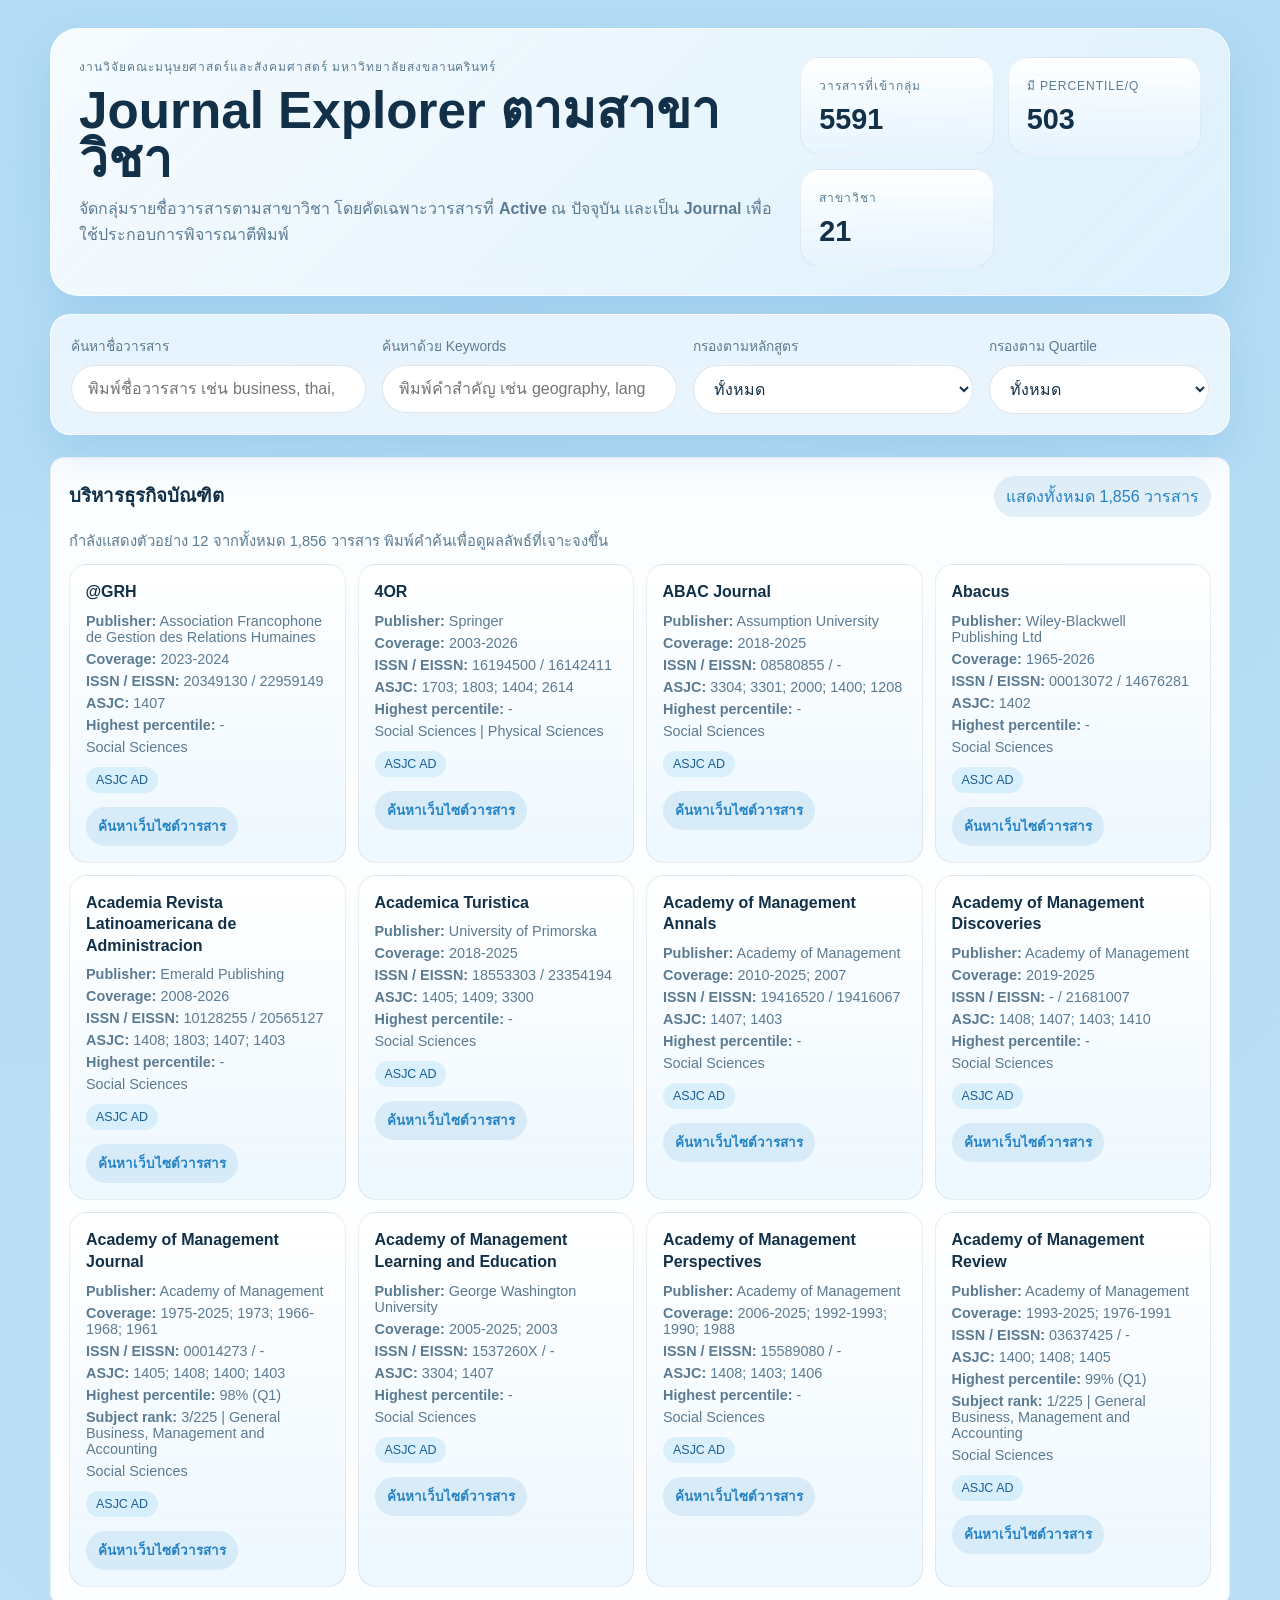
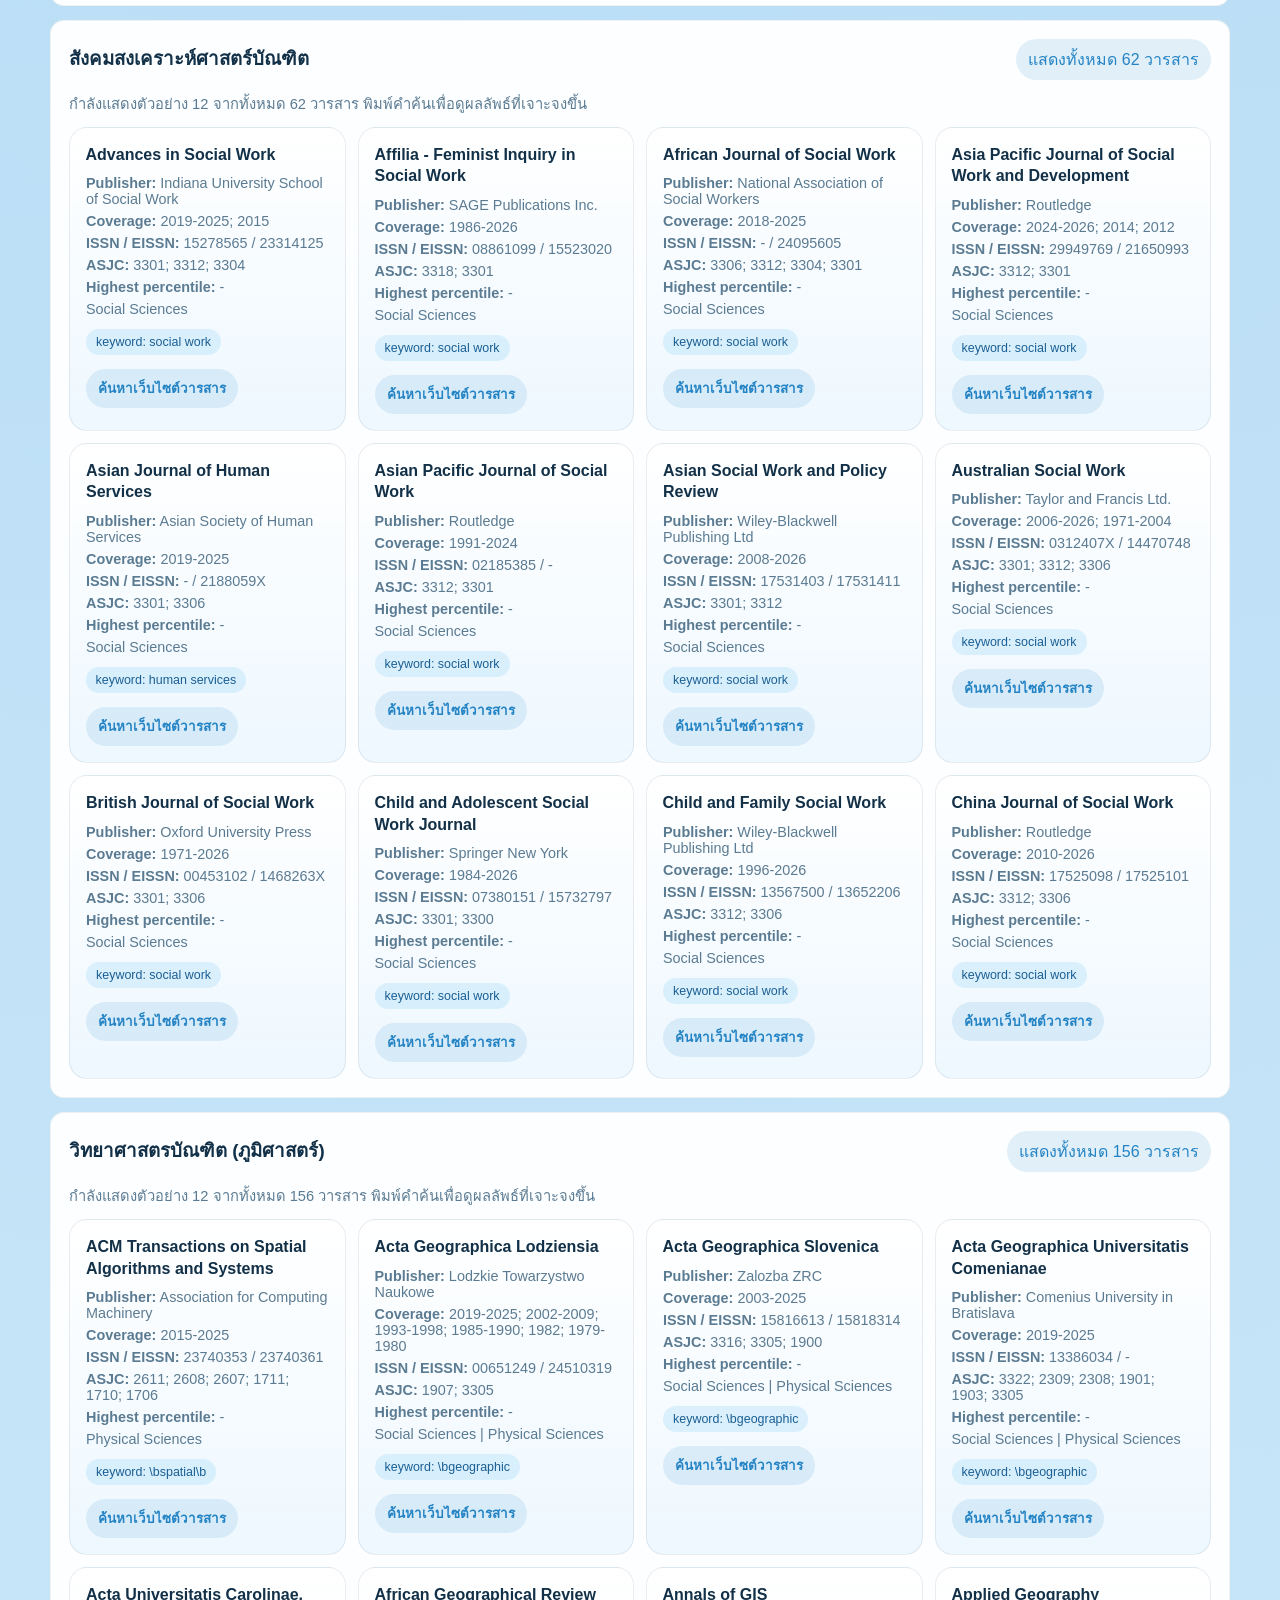
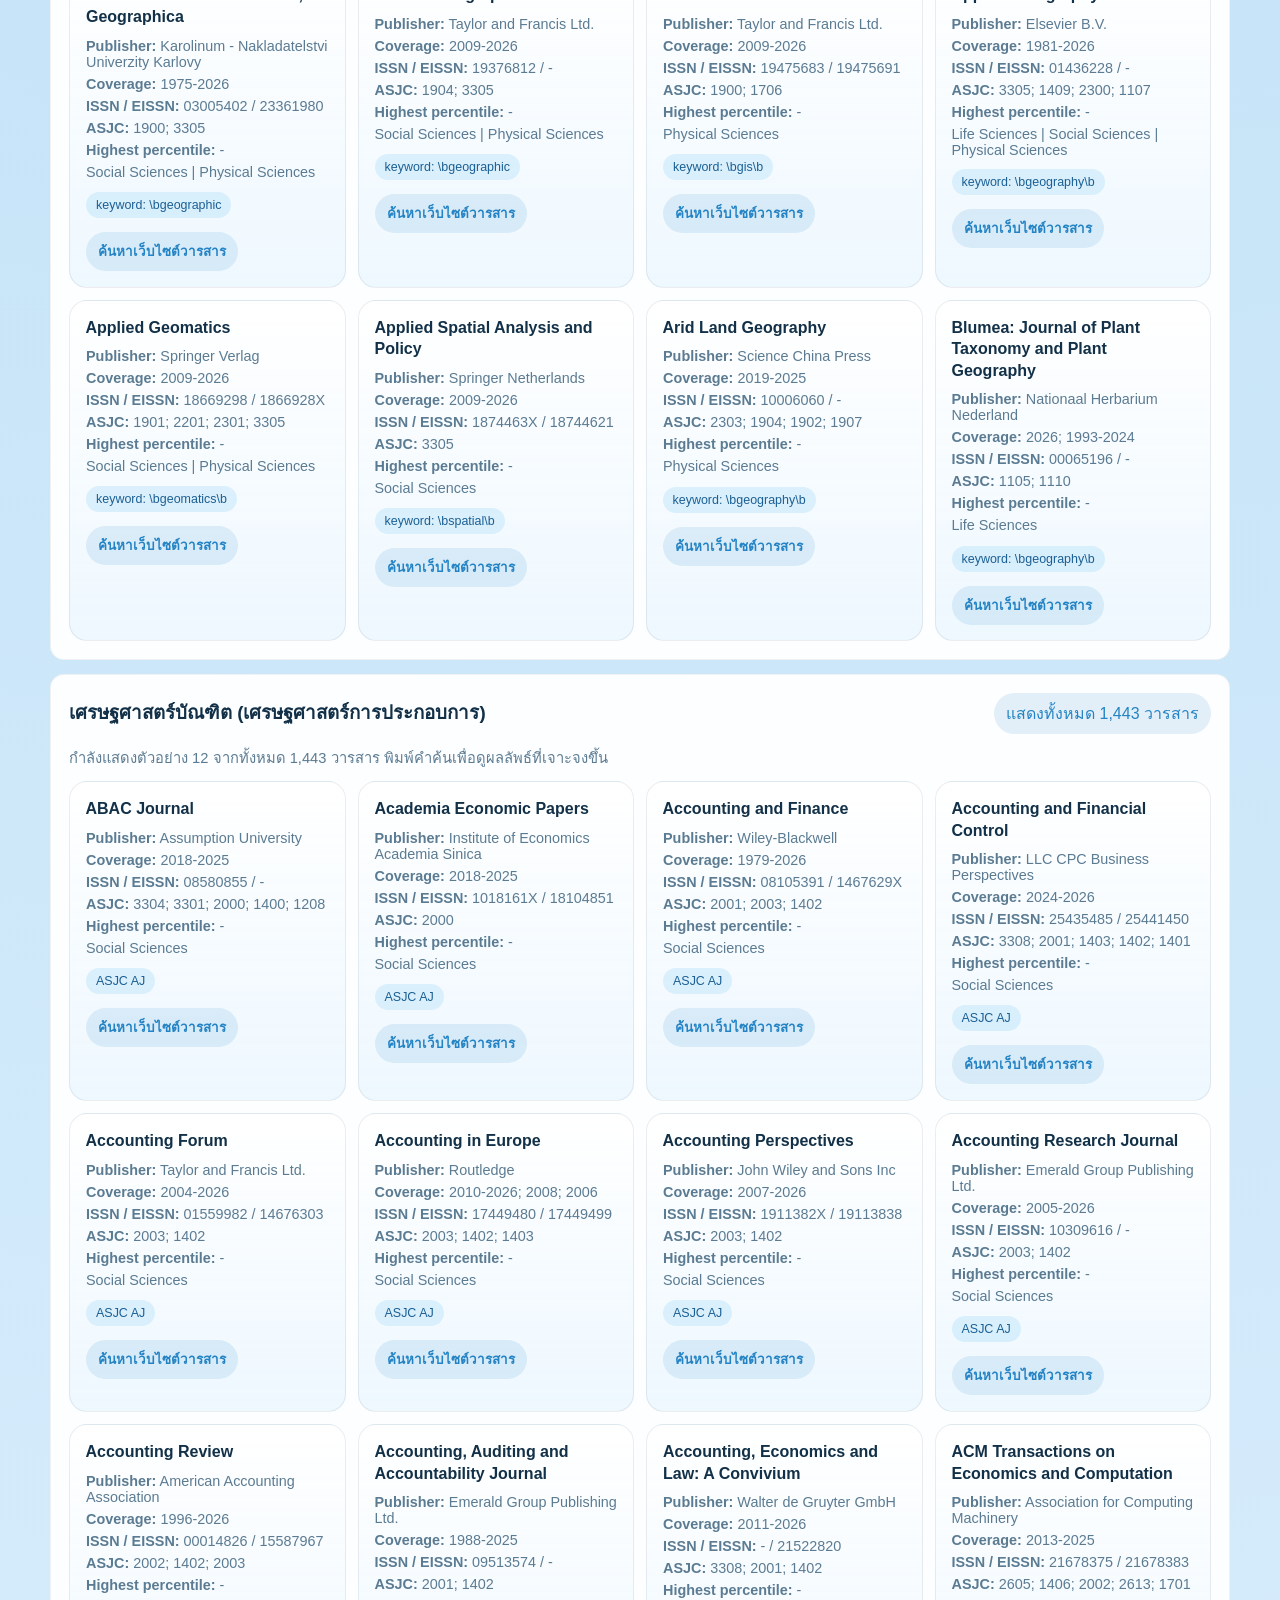
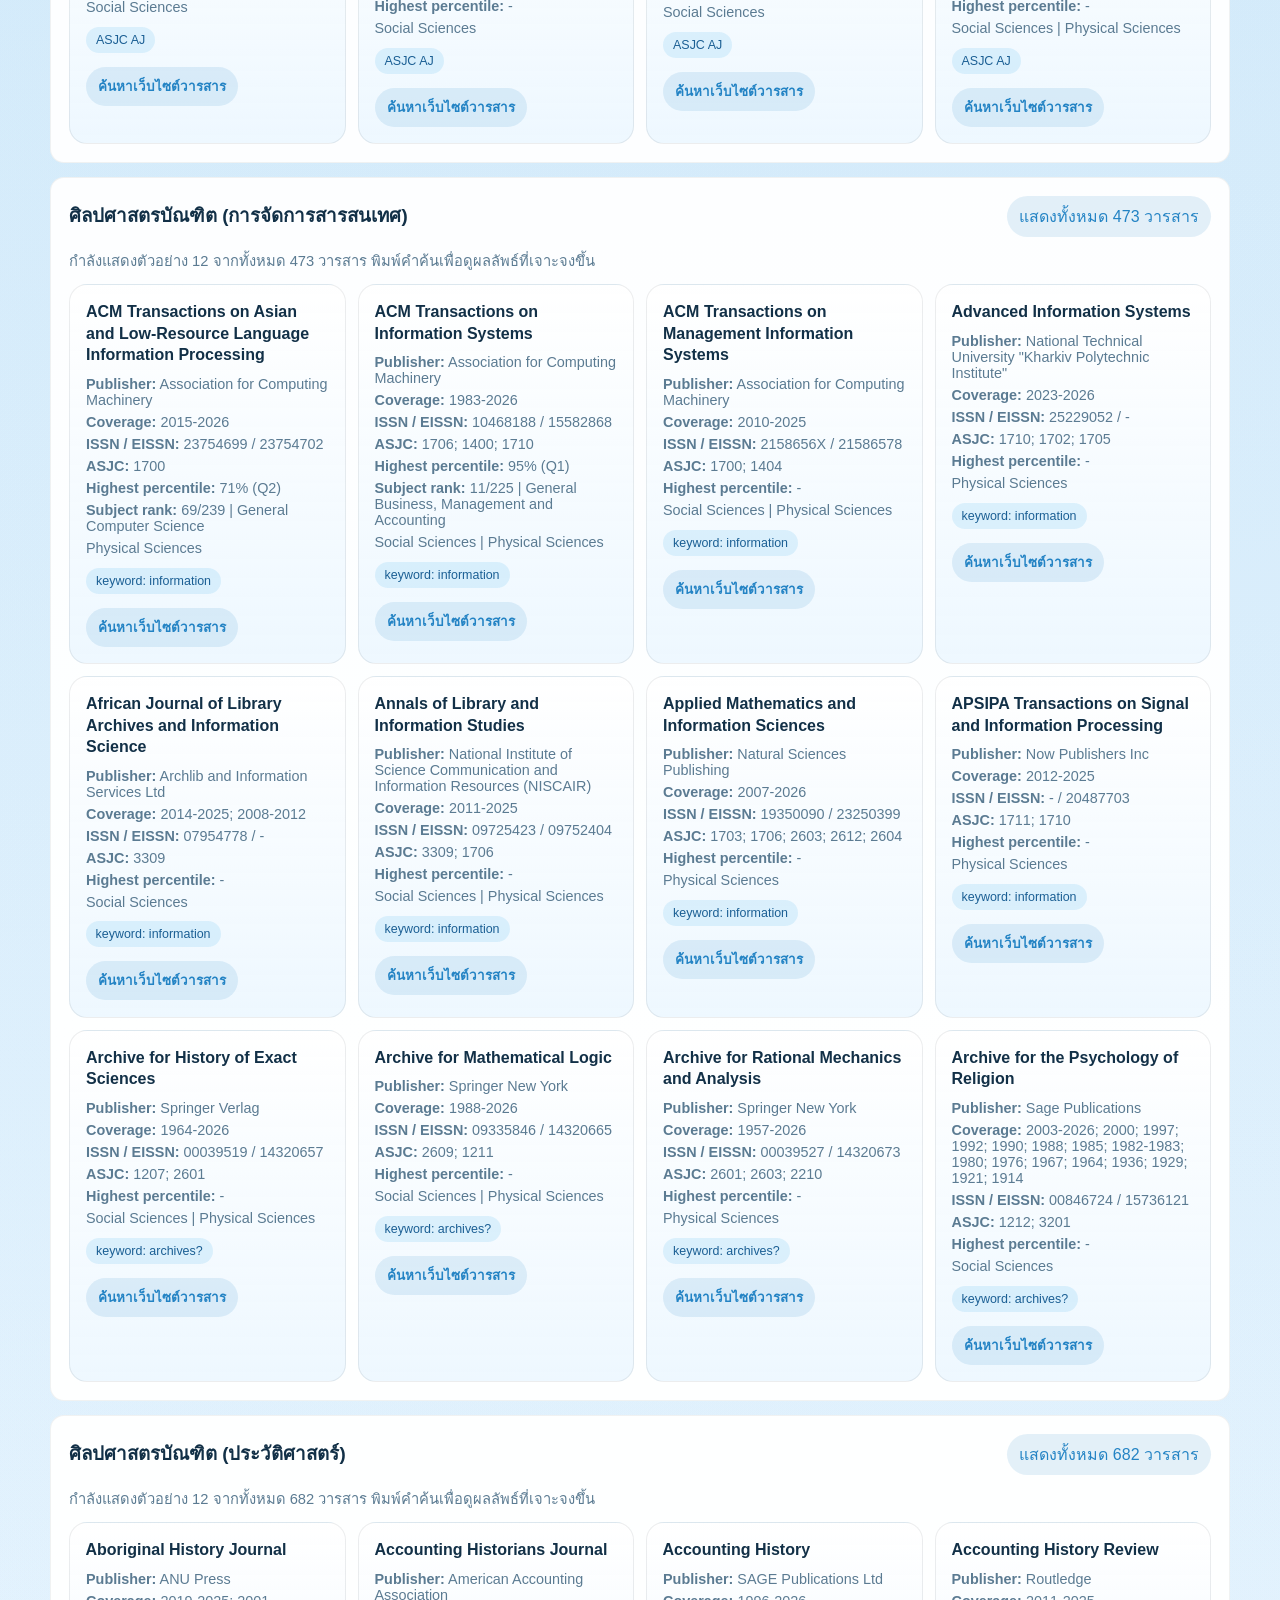
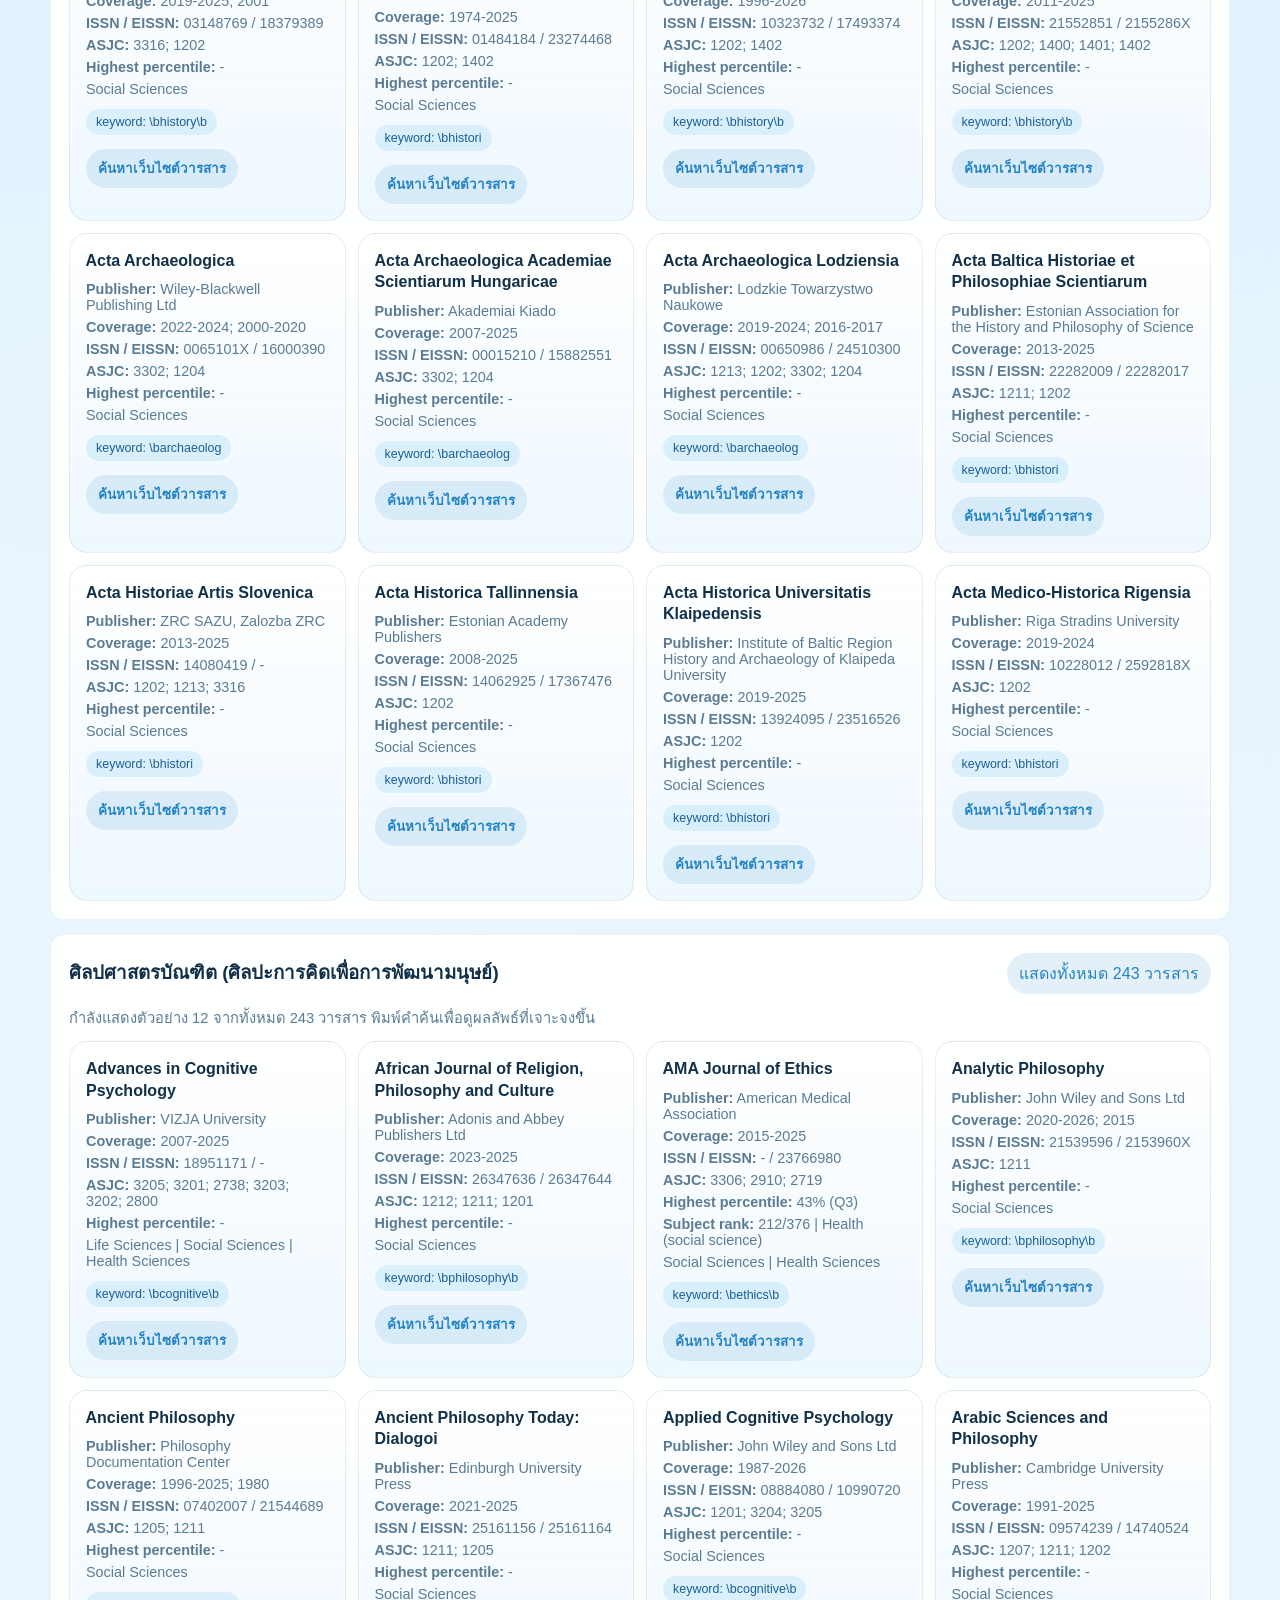
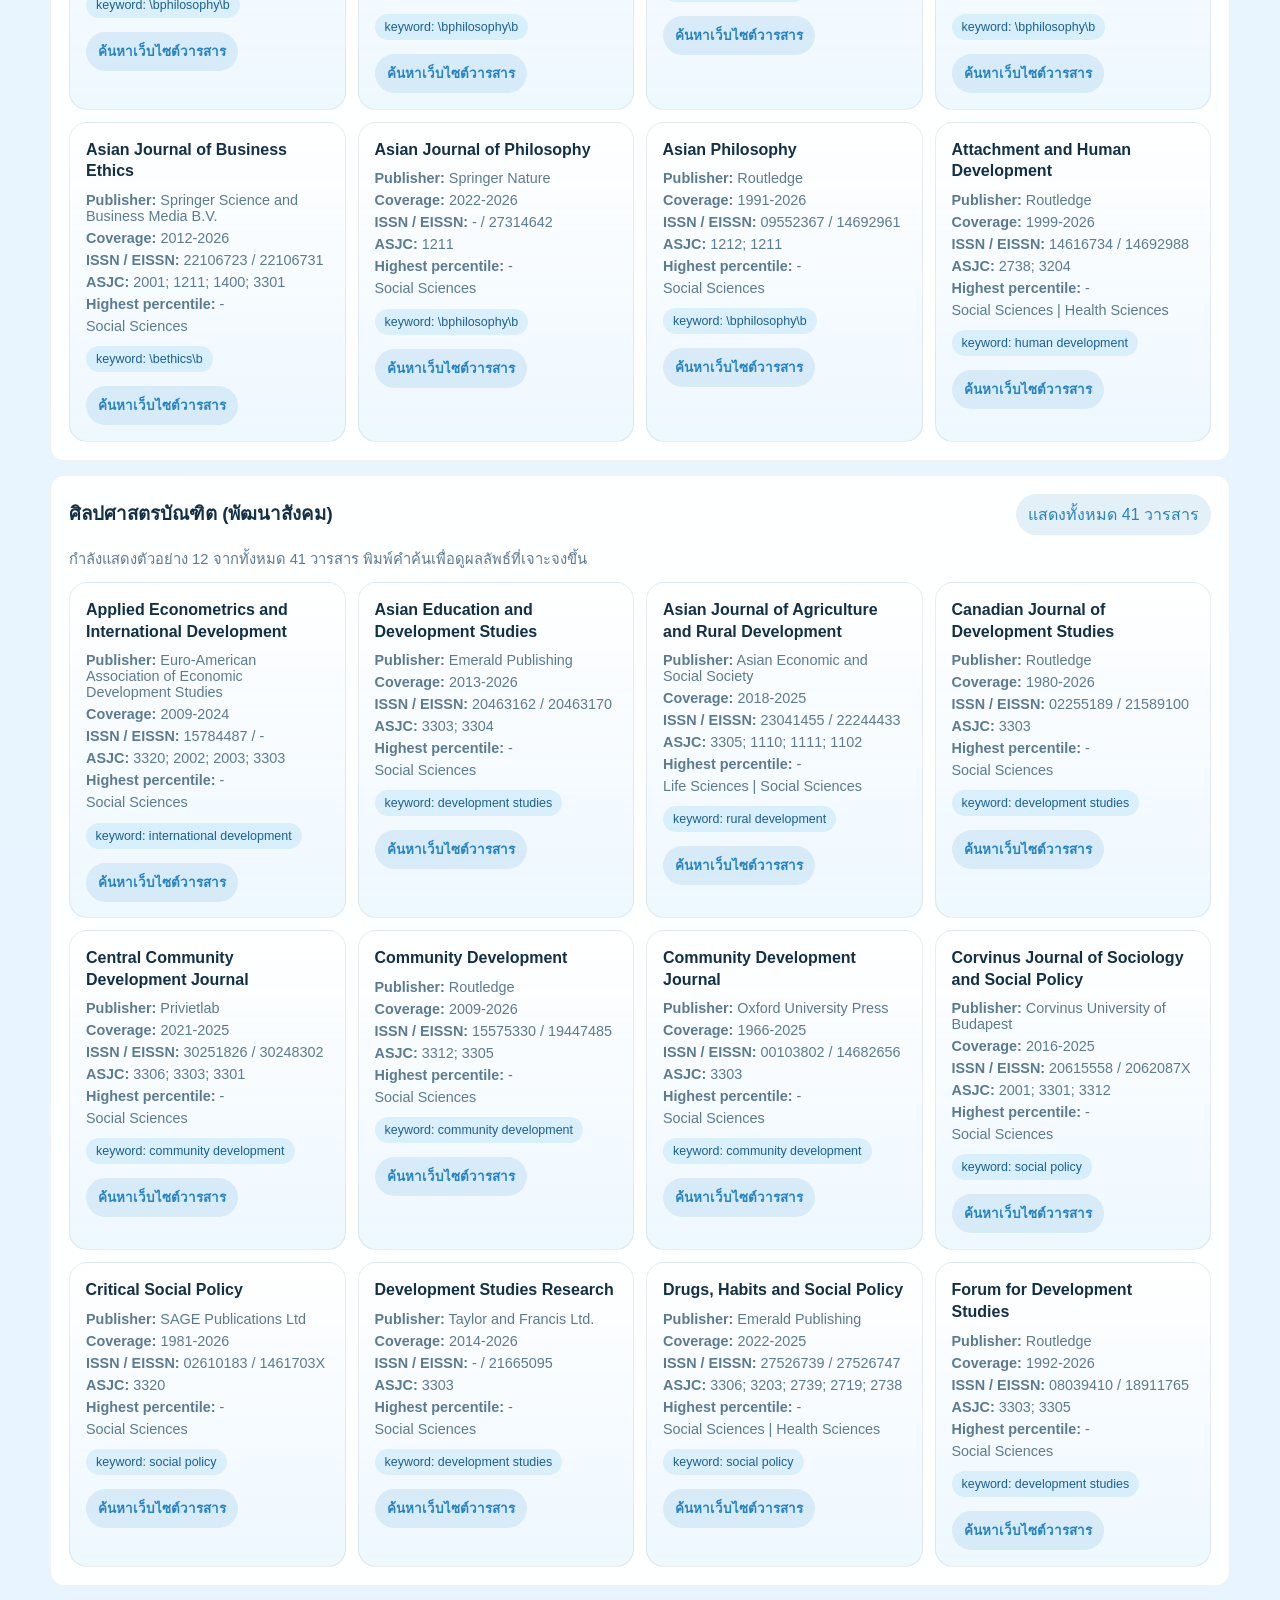
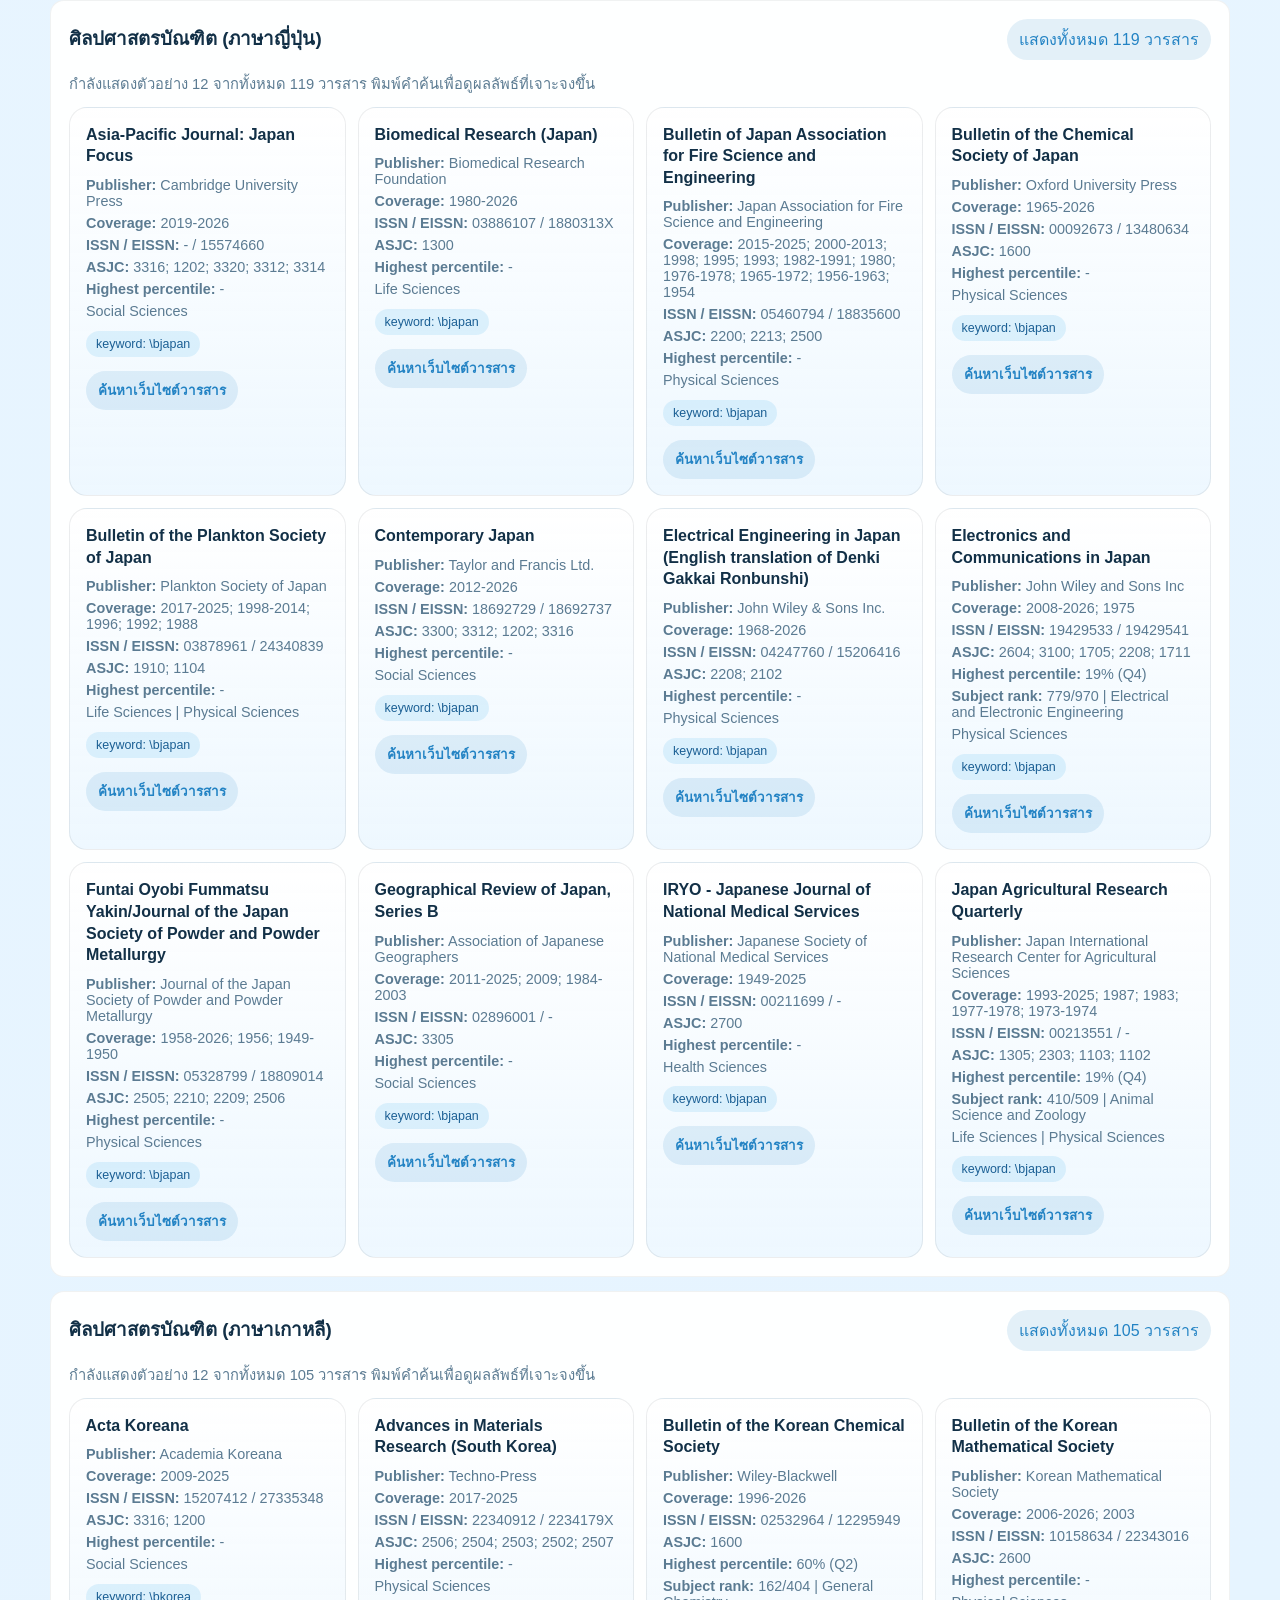
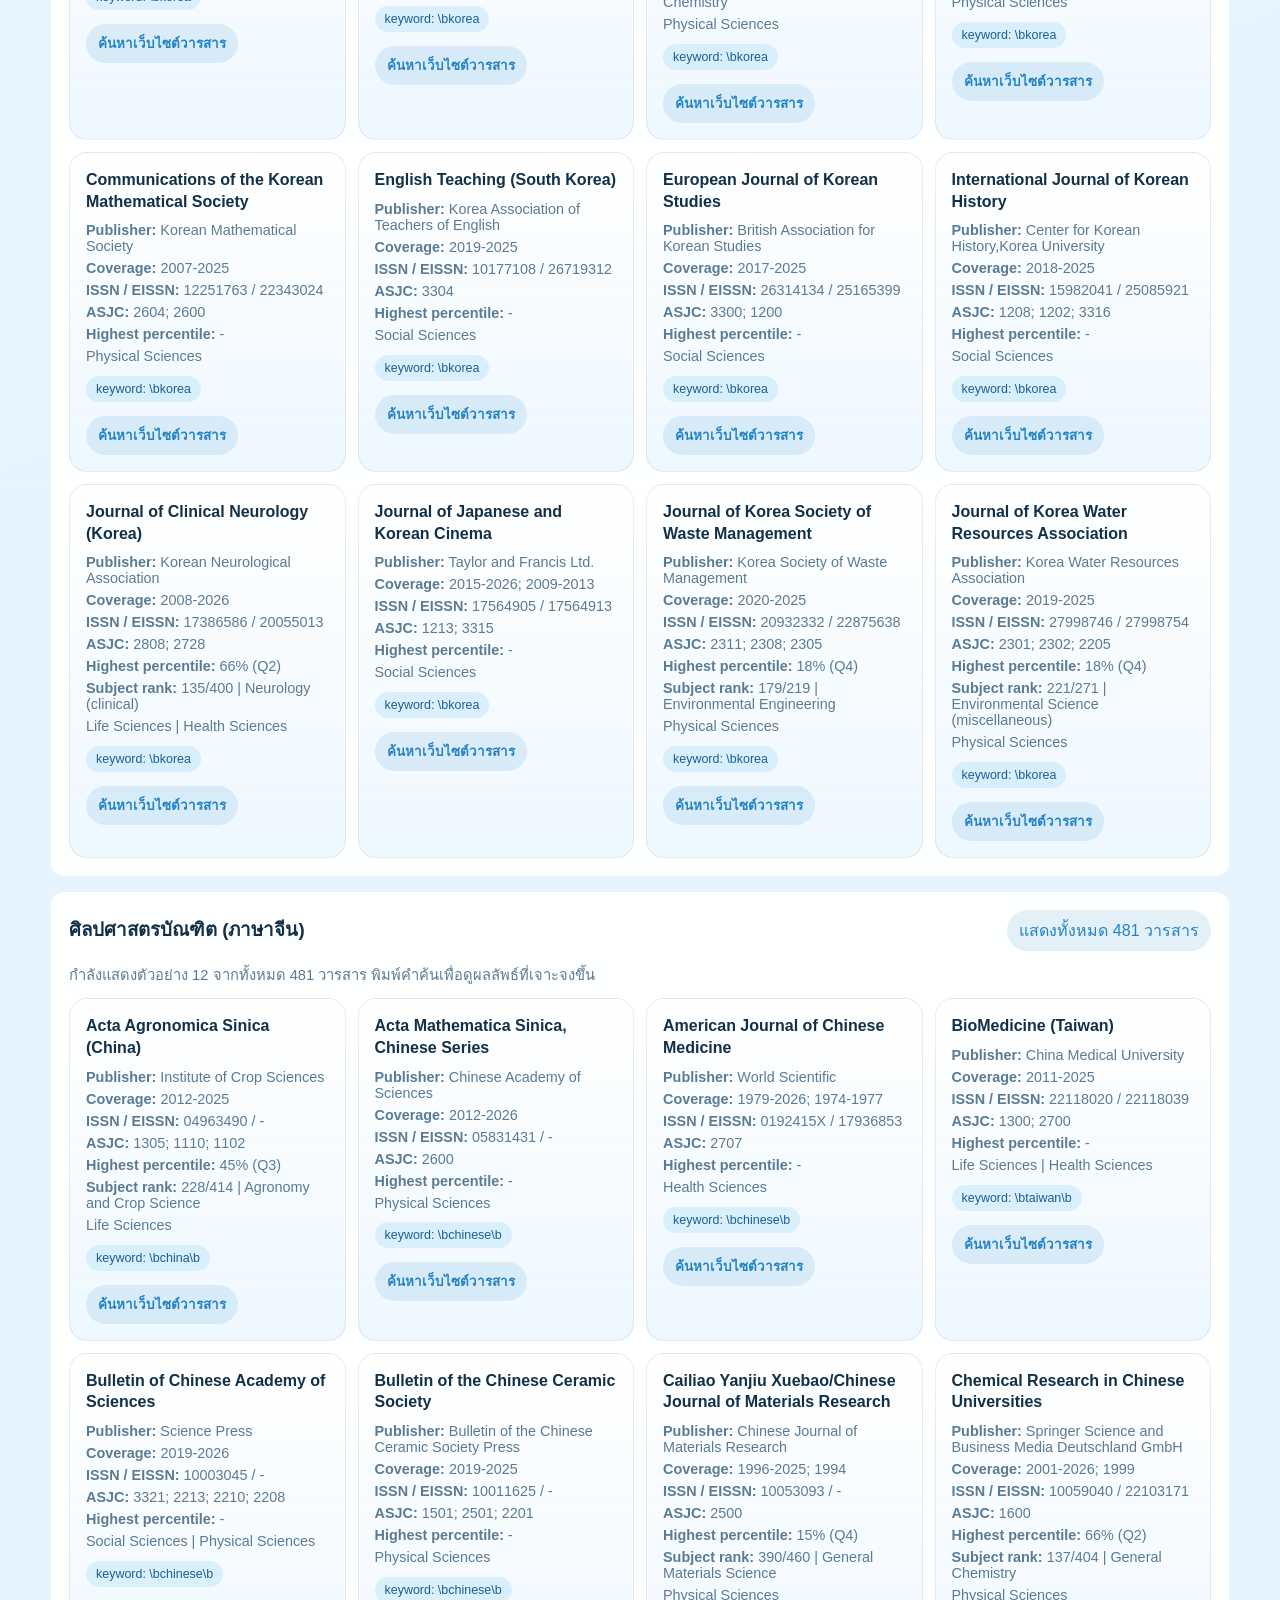
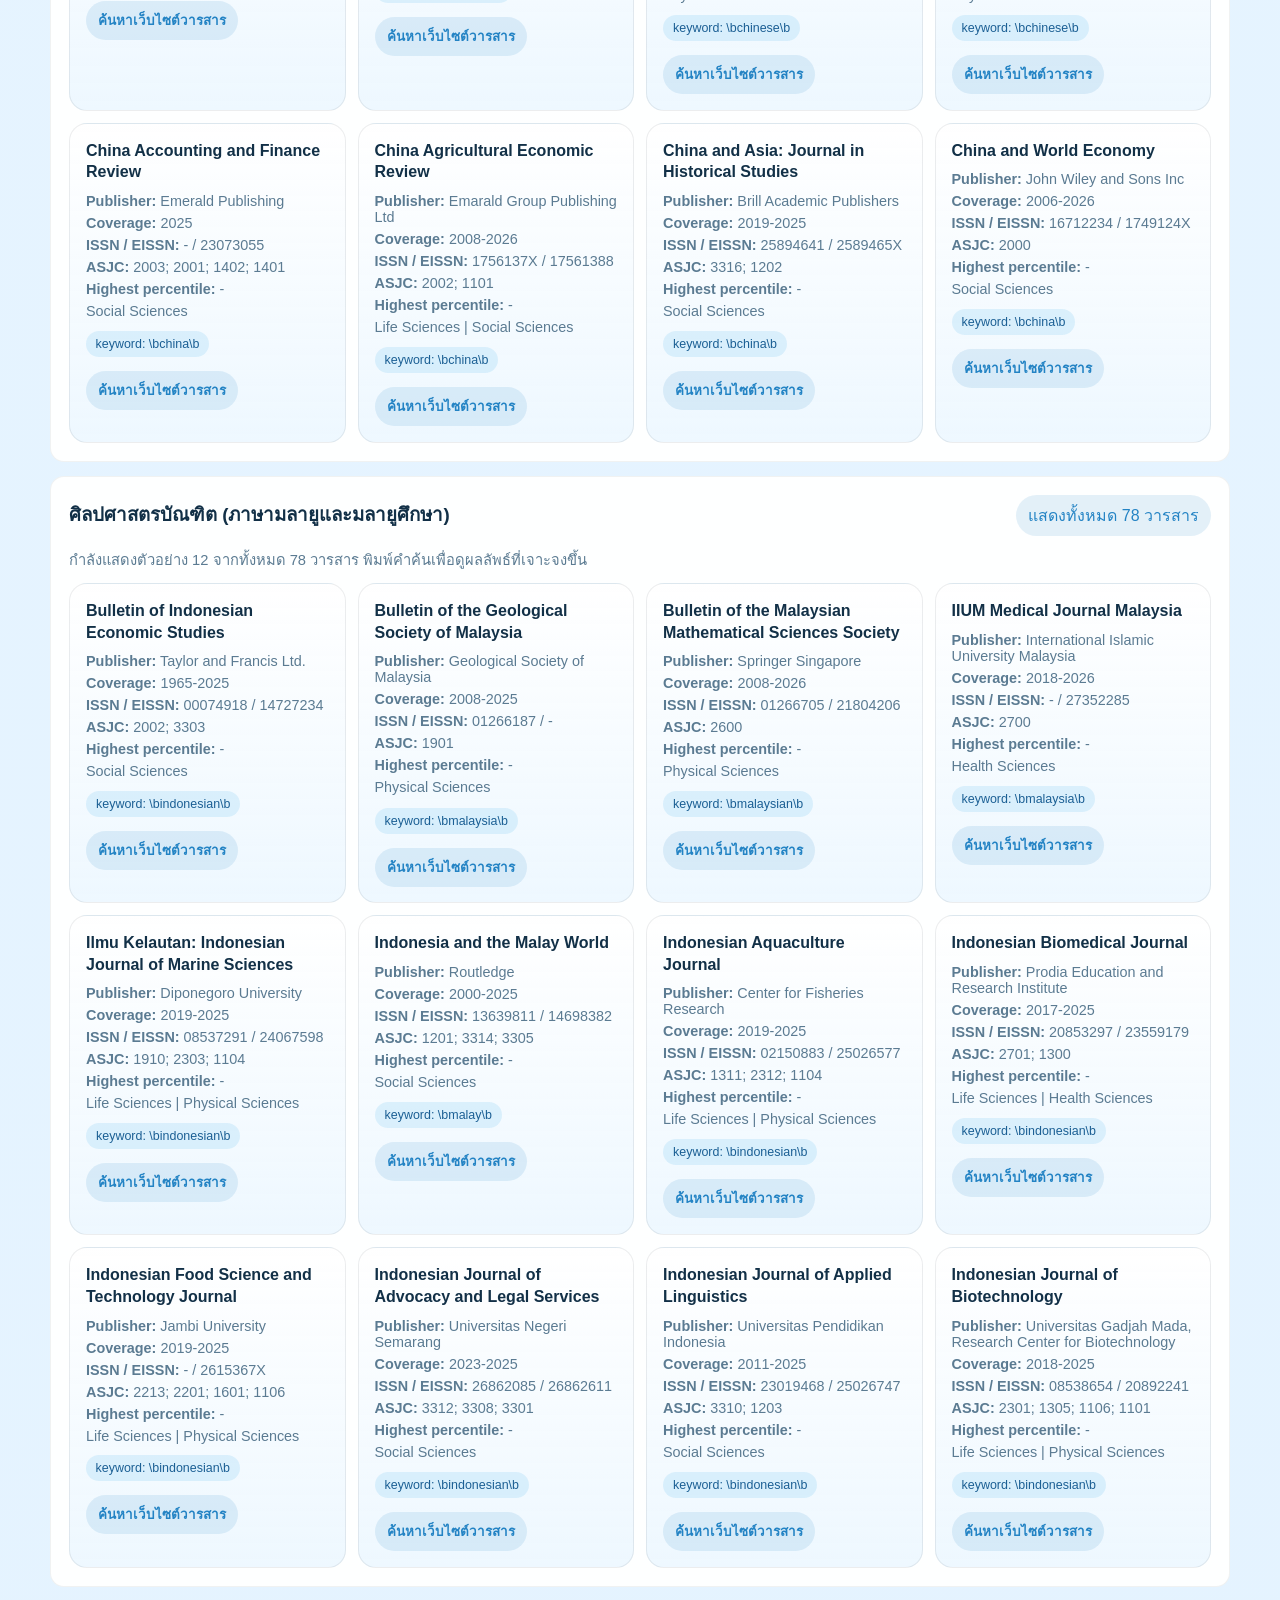
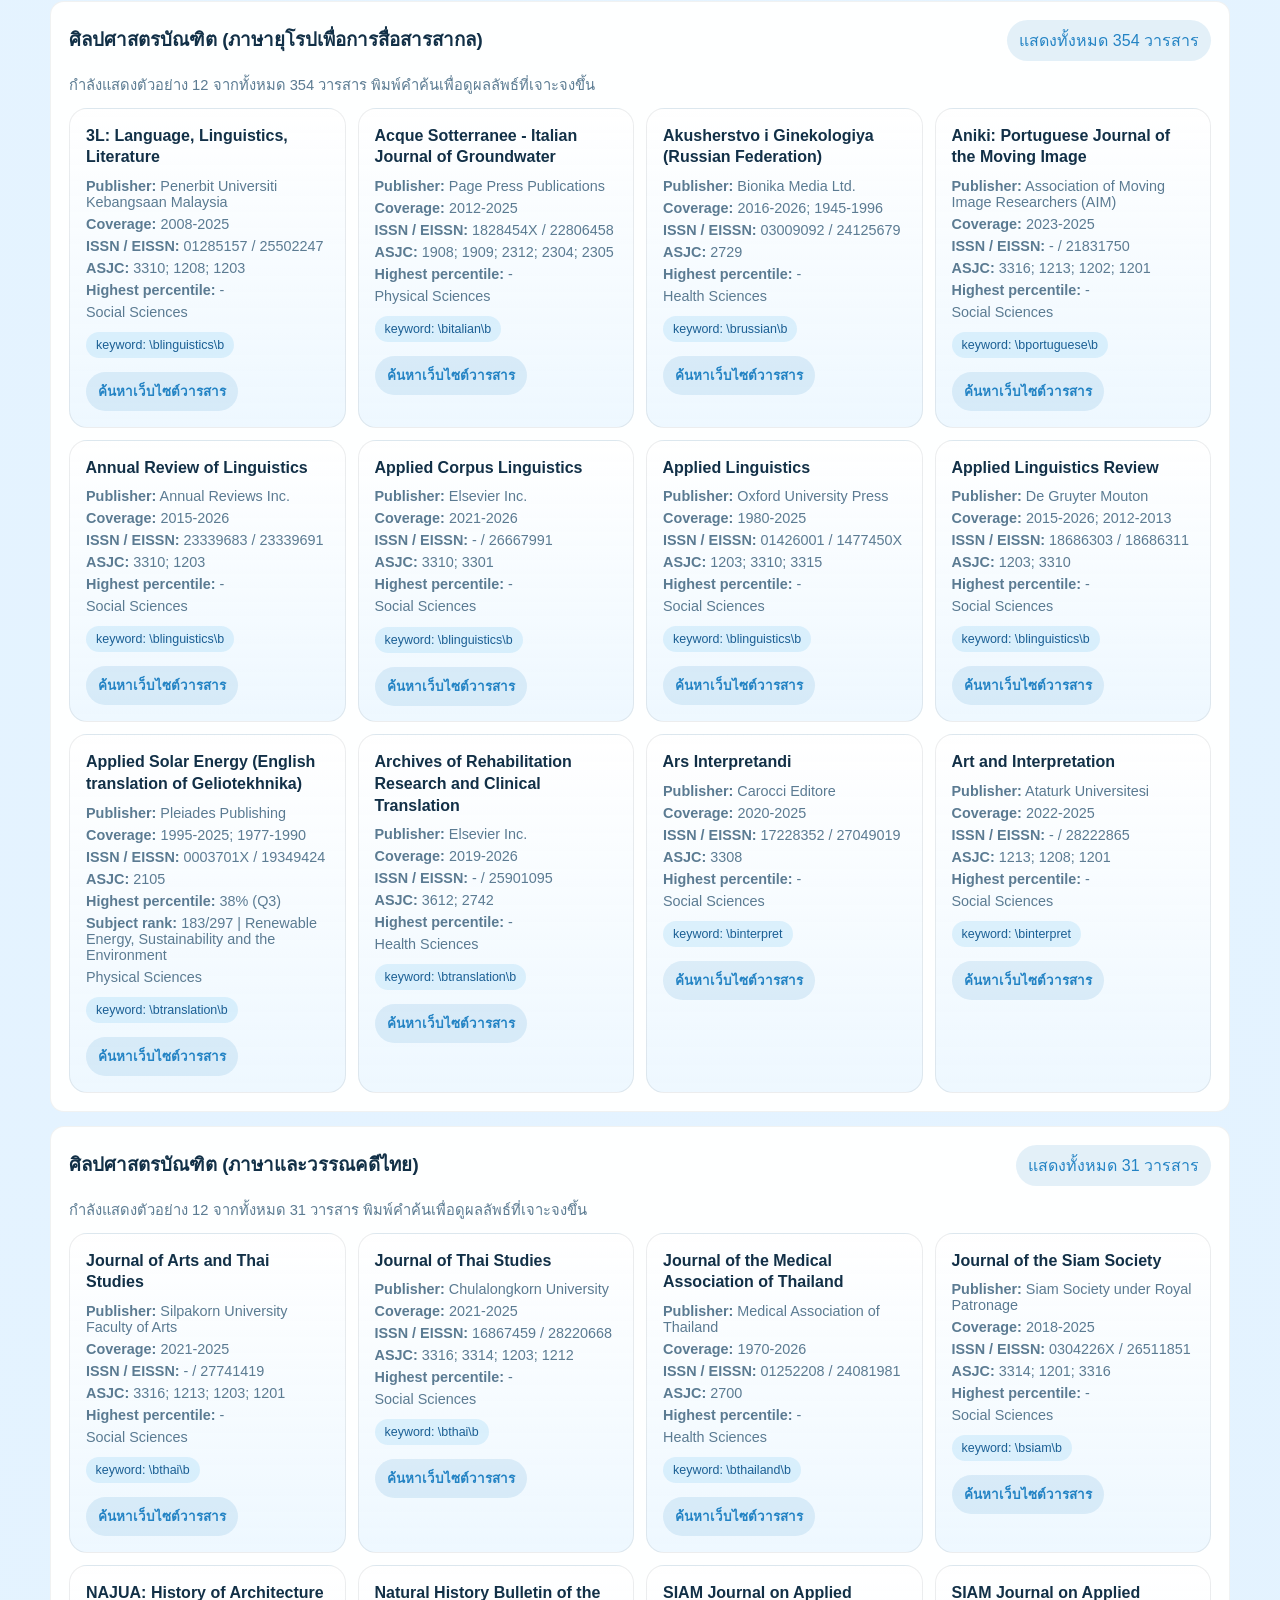
<file: index.html>
<!doctype html>
<html lang="th">
  <head>
    <meta charset="UTF-8" />
    <meta name="viewport" content="width=device-width, initial-scale=1.0" />
    <title>Journal Explorer</title>
    <link rel="stylesheet" href="./styles.css" />
  </head>
  <body>
    <div class="page-shell">
      <header class="hero">
        <div class="hero-copy">
          <p class="eyebrow">งานวิจัยคณะมนุษยศาสตร์และสังคมศาสตร์ มหาวิทยาลัยสงขลานครินทร์</p>
          <h1>Journal Explorer ตามสาขาวิชา</h1>
          <p class="hero-text">
            จัดกลุ่มรายชื่อวารสารตามสาขาวิชา โดยคัดเฉพาะวารสารที่ <strong>Active</strong>
            ณ ปัจจุบัน และเป็น <strong>Journal</strong> เพื่อใช้ประกอบการพิจารณาตีพิมพ์
          </p>
        </div>
        <div class="hero-stats" id="hero-stats"></div>
      </header>

      <section class="toolbar">
        <label class="search">
          <span>ค้นหาชื่อวารสาร</span>
          <input id="search-input" type="search" placeholder="พิมพ์ชื่อวารสาร เช่น business, thai, history..." />
        </label>

        <label class="keyword-search">
          <span>ค้นหาด้วย Keywords</span>
          <input id="keyword-input" type="search" placeholder="พิมพ์คำสำคัญ เช่น geography, language, welfare..." />
        </label>

        <label class="field-filter">
          <span>กรองตามหลักสูตร</span>
          <select id="field-filter">
            <option value="ทั้งหมด">ทั้งหมด</option>
          </select>
        </label>

        <label class="quartile-filter">
          <span>กรองตาม Quartile</span>
          <select id="quartile-filter">
            <option value="ทั้งหมด">ทั้งหมด</option>
            <option value="Q1">Q1</option>
            <option value="Q2">Q2</option>
            <option value="Q3">Q3</option>
            <option value="Q4">Q4</option>
            <option value="ไม่มีข้อมูล">ไม่มีข้อมูล</option>
          </select>
        </label>
      </section>

      <main id="results" class="results"></main>

      <footer class="site-footer">
        <a class="feedback-link" href="./feedback.html">แบบประเมินความพึงพอใจการใช้งานระบบ</a>
      </footer>
    </div>

    <dialog id="journal-modal" class="journal-modal">
      <div class="modal-card">
        <div class="modal-header">
          <div>
            <p class="panel-label">รายละเอียดวารสาร</p>
            <h2 id="modal-title"></h2>
          </div>
          <button id="modal-close" class="modal-close" type="button" aria-label="Close">ปิด</button>
        </div>
        <div id="modal-content" class="modal-content"></div>
      </div>
    </dialog>

    <script src="./data.js"></script>
    <script src="./app.js"></script>
  </body>
</html>
</file>
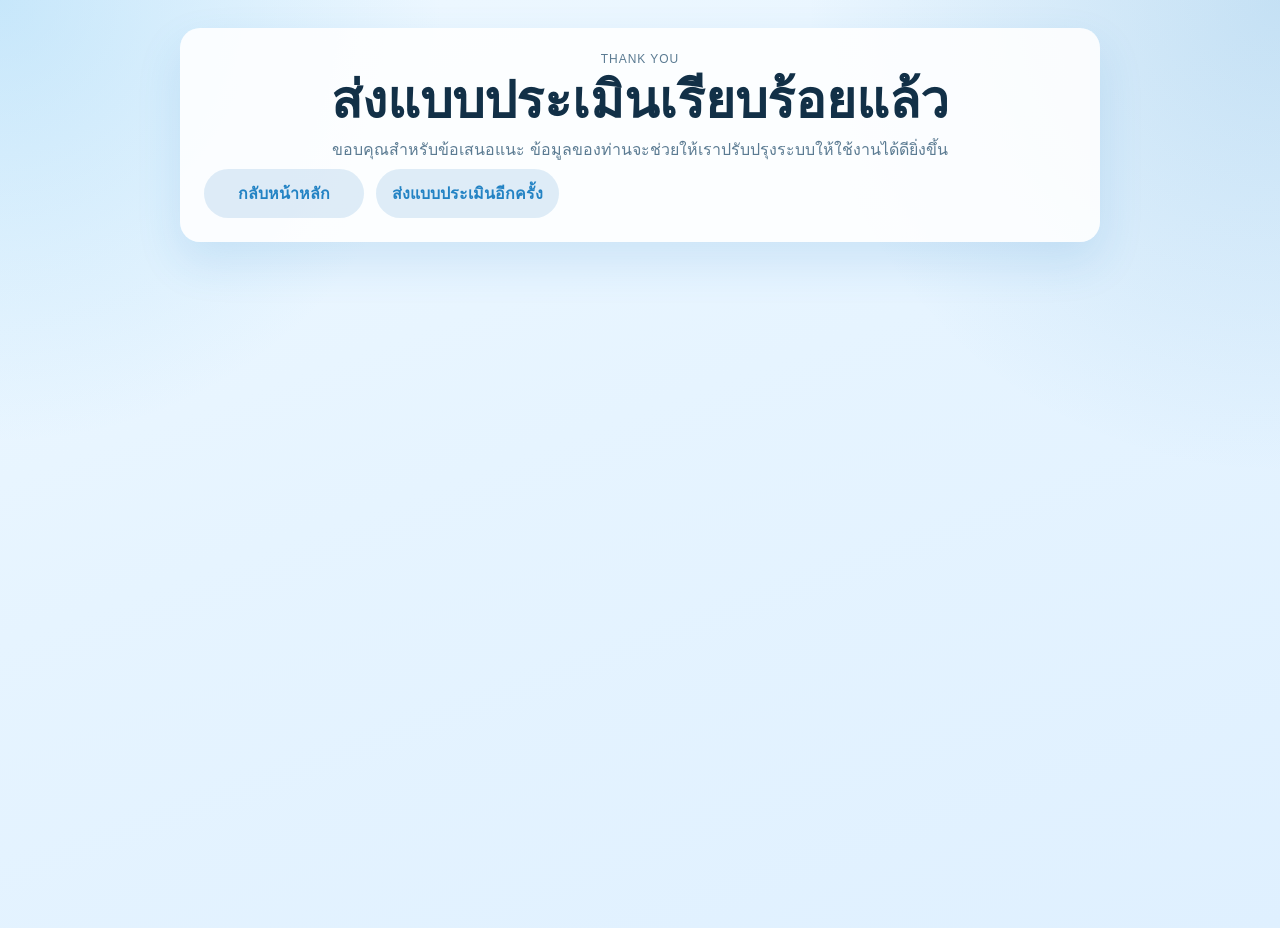
<file: feedback-success.html>
<!doctype html>
<html lang="th">
  <head>
    <meta charset="UTF-8" />
    <meta name="viewport" content="width=device-width, initial-scale=1.0" />
    <title>ส่งแบบประเมินเรียบร้อย</title>
    <link rel="stylesheet" href="./styles.css" />
  </head>
  <body>
    <div class="page-shell feedback-shell">
      <section class="feedback-panel success-panel">
        <p class="eyebrow">Thank You</p>
        <h1>ส่งแบบประเมินเรียบร้อยแล้ว</h1>
        <p class="hero-text">ขอบคุณสำหรับข้อเสนอแนะ ข้อมูลของท่านจะช่วยให้เราปรับปรุงระบบให้ใช้งานได้ดียิ่งขึ้น</p>
        <div class="feedback-actions">
          <a href="./index.html">กลับหน้าหลัก</a>
          <a href="./feedback.html">ส่งแบบประเมินอีกครั้ง</a>
        </div>
      </section>
    </div>
  </body>
</html>
</file>
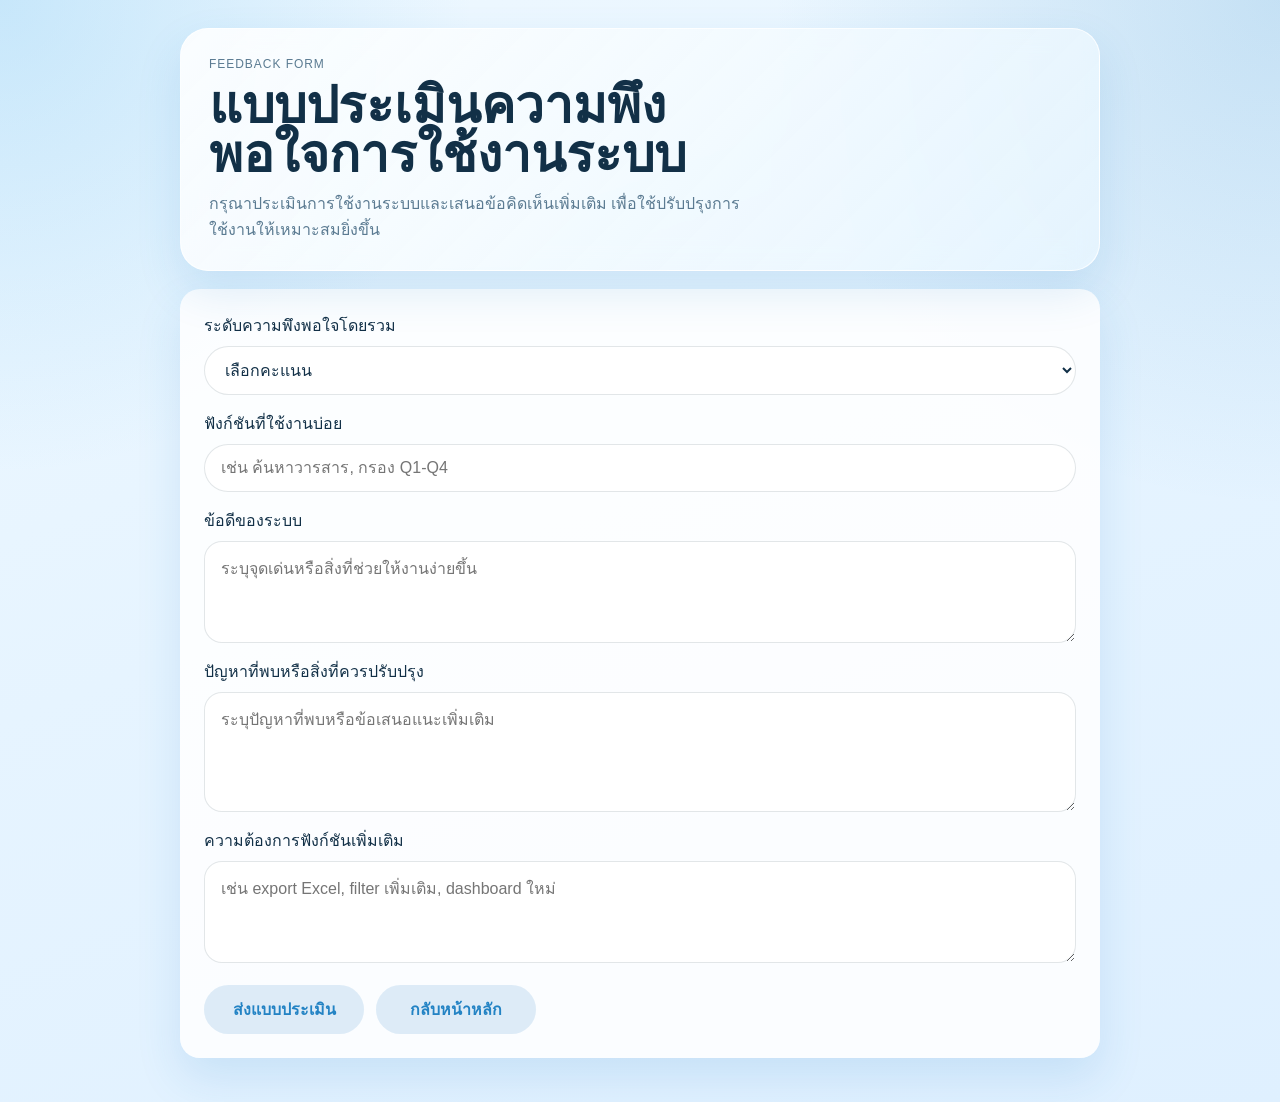
<file: feedback.html>
<!doctype html>
<html lang="th">
  <head>
    <meta charset="UTF-8" />
    <meta name="viewport" content="width=device-width, initial-scale=1.0" />
    <title>แบบประเมินความพึงพอใจการใช้งานระบบ</title>
    <link rel="stylesheet" href="./styles.css" />
  </head>
  <body>
    <div class="page-shell feedback-shell">
      <header class="hero">
        <div class="hero-copy">
          <p class="eyebrow">Feedback Form</p>
          <h1>แบบประเมินความพึงพอใจการใช้งานระบบ</h1>
          <p class="hero-text">
            กรุณาประเมินการใช้งานระบบและเสนอข้อคิดเห็นเพิ่มเติม เพื่อใช้ปรับปรุงการใช้งานให้เหมาะสมยิ่งขึ้น
          </p>
        </div>
      </header>

      <section class="feedback-panel">
        <form id="feedback-form" class="feedback-form">

          <label>
            <span>ระดับความพึงพอใจโดยรวม</span>
            <select name="satisfaction" required>
              <option value="">เลือกคะแนน</option>
              <option value="5">มากที่สุด</option>
              <option value="4">มาก</option>
              <option value="3">ปานกลาง</option>
              <option value="2">น้อย</option>
              <option value="1">น้อยที่สุด</option>
            </select>
          </label>

          <label>
            <span>ฟังก์ชันที่ใช้งานบ่อย</span>
            <input type="text" name="frequent_features" placeholder="เช่น ค้นหาวารสาร, กรอง Q1-Q4" />
          </label>

          <label>
            <span>ข้อดีของระบบ</span>
            <textarea name="strengths" rows="4" placeholder="ระบุจุดเด่นหรือสิ่งที่ช่วยให้งานง่ายขึ้น"></textarea>
          </label>

          <label>
            <span>ปัญหาที่พบหรือสิ่งที่ควรปรับปรุง</span>
            <textarea name="improvements" rows="5" placeholder="ระบุปัญหาที่พบหรือข้อเสนอแนะเพิ่มเติม"></textarea>
          </label>

          <label>
            <span>ความต้องการฟังก์ชันเพิ่มเติม</span>
            <textarea name="feature_request" rows="4" placeholder="เช่น export Excel, filter เพิ่มเติม, dashboard ใหม่"></textarea>
          </label>

          <div class="feedback-actions">
            <button type="submit">ส่งแบบประเมิน</button>
            <a href="./index.html">กลับหน้าหลัก</a>
          </div>
        </form>

        <div id="feedback-success" class="success-panel hidden">
          <p class="eyebrow">Thank You</p>
          <h2>ส่งแบบประเมินเรียบร้อยแล้ว</h2>
          <p class="hero-text">ขอบคุณสำหรับข้อเสนอแนะ ข้อมูลของท่านจะช่วยให้เราปรับปรุงระบบให้ใช้งานได้ดียิ่งขึ้น</p>
          <div class="feedback-actions">
            <a href="./index.html">กลับหน้าหลัก</a>
            <a href="./feedback.html">ส่งแบบประเมินอีกครั้ง</a>
          </div>
        </div>
      </section>
    </div>

    <script src="./feedback-config.js"></script>
    <script>
      const form = document.querySelector("#feedback-form");
      const successPanel = document.querySelector("#feedback-success");
      const endpoint = window.FEEDBACK_CONFIG?.endpoint || "";

      function encodeFormData(data) {
        return new URLSearchParams(data).toString();
      }

      form.addEventListener("submit", async (event) => {
        event.preventDefault();

        const submitButton = form.querySelector('button[type="submit"]');
        const originalLabel = submitButton.textContent;
        submitButton.disabled = true;
        submitButton.textContent = "กำลังส่ง...";

        try {
          if (!endpoint) {
            throw new Error("Missing feedback endpoint");
          }

          const formData = new FormData(form);
          formData.append("user_agent", navigator.userAgent);
          formData.append("page_url", window.location.href);

          await fetch(endpoint, {
            method: "POST",
            mode: "no-cors",
            headers: {
              "Content-Type": "application/x-www-form-urlencoded;charset=UTF-8",
            },
            body: encodeFormData(formData),
          });

          form.reset();
          form.classList.add("hidden");
          successPanel.classList.remove("hidden");
          window.scrollTo({ top: 0, behavior: "smooth" });
        } catch (error) {
          alert("ยังไม่ได้ตั้งค่า Google Sheets endpoint หรือส่งแบบประเมินไม่สำเร็จ กรุณาลองใหม่อีกครั้ง");
        } finally {
          submitButton.disabled = false;
          submitButton.textContent = originalLabel;
        }
      });
    </script>
  </body>
</html>
</file>
<file: styles.css>
:root {
  --bg: #eaf6ff;
  --bg-soft: rgba(240, 249, 255, 0.86);
  --panel: rgba(255, 255, 255, 0.84);
  --panel-strong: rgba(255, 255, 255, 0.95);
  --text: #123047;
  --muted: #5b7b92;
  --line: rgba(18, 48, 71, 0.12);
  --accent: #2383c4;
  --accent-2: #7cc6f2;
  --shadow: 0 20px 45px rgba(35, 131, 196, 0.14);
  --radius-xl: 28px;
  --radius-lg: 20px;
  --radius-md: 14px;
}

* {
  box-sizing: border-box;
}

body {
  margin: 0;
  min-height: 100vh;
  color: var(--text);
  font-family: "Avenir Next", "Noto Sans Thai", sans-serif;
  background:
    radial-gradient(circle at top left, rgba(124, 198, 242, 0.34), transparent 28%),
    radial-gradient(circle at top right, rgba(35, 131, 196, 0.18), transparent 30%),
    linear-gradient(160deg, #eef8ff 0%, #e6f4ff 46%, #dff0ff 100%);
}

.page-shell {
  width: min(1180px, calc(100% - 32px));
  margin: 28px auto 44px;
}

.hero,
.toolbar,
.degree-section,
.journal-card {
  backdrop-filter: blur(14px);
}

.hero {
  display: grid;
  grid-template-columns: minmax(0, 1.4fr) minmax(260px, 0.8fr);
  gap: 20px;
  padding: 28px;
  border-radius: var(--radius-xl);
  background: linear-gradient(135deg, rgba(255, 255, 255, 0.88), rgba(232, 246, 255, 0.78));
  box-shadow: var(--shadow);
  border: 1px solid rgba(255, 255, 255, 0.8);
}

.eyebrow,
.panel-label {
  margin: 0;
  letter-spacing: 0.08em;
  text-transform: uppercase;
  font-size: 0.75rem;
  color: var(--muted);
}

h1 {
  margin: 10px 0 12px;
  font-size: clamp(2rem, 4vw, 3.6rem);
  line-height: 0.96;
}

.hero-text,
.empty-state {
  margin: 0;
  color: var(--muted);
  line-height: 1.6;
}

.hero-stats {
  display: grid;
  grid-template-columns: repeat(2, minmax(0, 1fr));
  gap: 14px;
}

.stat-card {
  padding: 18px;
  border-radius: var(--radius-lg);
  background: linear-gradient(180deg, rgba(255, 255, 255, 0.95), rgba(230, 244, 255, 0.82));
  border: 1px solid rgba(23, 33, 38, 0.06);
}

.stat-card strong {
  display: block;
  margin-top: 8px;
  font-size: 1.8rem;
}

.toolbar,
.degree-section {
  margin-top: 18px;
  padding: 20px;
  border-radius: var(--radius-lg);
  background: var(--bg-soft);
  border: 1px solid rgba(255, 255, 255, 0.78);
  box-shadow: var(--shadow);
}

.toolbar {
  display: grid;
  grid-template-columns: minmax(0, 1.2fr) minmax(0, 1.2fr) 280px 220px;
  gap: 16px;
}

.toolbar label {
  display: block;
}

.toolbar span {
  display: block;
  margin-bottom: 8px;
  font-size: 0.86rem;
  color: var(--muted);
}

input,
select {
  width: 100%;
  border: 1px solid var(--line);
  border-radius: 999px;
  padding: 14px 16px;
  font: inherit;
  color: var(--text);
  background: rgba(255, 255, 255, 0.95);
}

input:focus,
select:focus {
  outline: 2px solid rgba(11, 122, 117, 0.18);
  border-color: rgba(11, 122, 117, 0.42);
}

.results {
  margin-top: 22px;
  display: grid;
  gap: 18px;
}

.site-footer {
  margin-top: 26px;
  padding: 18px 20px;
  text-align: center;
  border-radius: var(--radius-lg);
  background: rgba(255, 255, 255, 0.76);
  border: 1px solid rgba(18, 48, 71, 0.08);
  box-shadow: var(--shadow);
}

.feedback-link {
  color: var(--accent);
  text-decoration: none;
  font-weight: 700;
}

.feedback-link:hover {
  text-decoration: underline;
}

.field-header h3,
.journal-card h4 {
  margin: 0;
}

.field-list {
  display: grid;
  gap: 14px;
}

.field-block {
  padding: 18px;
  border-radius: var(--radius-md);
  background: var(--panel-strong);
  border: 1px solid rgba(23, 33, 38, 0.06);
}

.field-header {
  display: flex;
  align-items: baseline;
  justify-content: space-between;
  gap: 12px;
  margin-bottom: 12px;
}

.count-badge {
  display: inline-flex;
  align-items: center;
  gap: 8px;
  padding: 8px 12px;
  border-radius: 999px;
  background: rgba(35, 131, 196, 0.12);
  color: var(--accent);
  font-size: 0.84rem;
  font-weight: 700;
}

.toggle-button {
  border: 0;
  cursor: pointer;
  font: inherit;
}

.journal-grid {
  display: grid;
  grid-template-columns: repeat(auto-fit, minmax(260px, 1fr));
  gap: 12px;
}

.preview-note {
  margin: 0 0 12px;
  color: var(--muted);
  font-size: 0.92rem;
}

.journal-card {
  padding: 16px;
  border-radius: 18px;
  background:
    linear-gradient(180deg, rgba(255, 255, 255, 0.98), rgba(236, 247, 255, 0.9));
  border: 1px solid rgba(23, 33, 38, 0.08);
}

.journal-card h4 {
  font-size: 1rem;
  line-height: 1.35;
}

.journal-title-button {
  padding: 0;
  border: 0;
  background: transparent;
  color: var(--text);
  font: inherit;
  text-align: left;
  cursor: pointer;
}

.journal-title-button:hover {
  color: var(--accent);
}

.journal-meta {
  margin-top: 10px;
  display: grid;
  gap: 6px;
  color: var(--muted);
  font-size: 0.9rem;
}

.journal-tags {
  display: flex;
  flex-wrap: wrap;
  gap: 8px;
  margin-top: 12px;
}

.journal-links {
  display: flex;
  flex-wrap: wrap;
  gap: 10px;
  margin-top: 14px;
}

.journal-links a {
  display: inline-flex;
  align-items: center;
  justify-content: center;
  padding: 9px 12px;
  border-radius: 999px;
  background: rgba(35, 131, 196, 0.12);
  color: var(--accent);
  text-decoration: none;
  font-size: 0.84rem;
  font-weight: 700;
}

.journal-links a:hover {
  background: rgba(35, 131, 196, 0.2);
}

.tag {
  display: inline-flex;
  align-items: center;
  padding: 6px 10px;
  border-radius: 999px;
  background: rgba(124, 198, 242, 0.22);
  color: #1b5f94;
  font-size: 0.78rem;
}

.empty-state {
  padding: 28px;
  text-align: center;
  border-radius: var(--radius-lg);
  background: rgba(255, 255, 255, 0.74);
  border: 1px dashed rgba(23, 33, 38, 0.14);
}

.journal-modal {
  width: min(760px, calc(100% - 24px));
  border: 0;
  padding: 0;
  background: transparent;
}

.journal-modal::backdrop {
  background: rgba(18, 48, 71, 0.28);
  backdrop-filter: blur(4px);
}

.modal-card {
  padding: 22px;
  border-radius: 24px;
  background: rgba(255, 255, 255, 0.97);
  box-shadow: var(--shadow);
}

.modal-header {
  display: flex;
  align-items: start;
  justify-content: space-between;
  gap: 14px;
}

.modal-header h2 {
  margin: 8px 0 0;
}

.modal-close {
  border: 0;
  border-radius: 999px;
  padding: 10px 14px;
  background: rgba(23, 33, 38, 0.08);
  color: var(--text);
  cursor: pointer;
  font: inherit;
}

.modal-content {
  margin-top: 18px;
}

.modal-grid {
  display: grid;
  gap: 18px;
}

.modal-section {
  padding: 16px;
  border-radius: 18px;
  background: rgba(234, 246, 255, 0.78);
}

.modal-note {
  margin: 8px 0 0;
  color: var(--muted);
  line-height: 1.6;
}

.feedback-shell {
  max-width: 920px;
}

.feedback-panel {
  margin-top: 18px;
  padding: 24px;
  border-radius: var(--radius-lg);
  background: rgba(255, 255, 255, 0.88);
  box-shadow: var(--shadow);
}

.feedback-form {
  display: grid;
  gap: 16px;
}

.hidden {
  display: none !important;
}

.feedback-form label {
  display: grid;
  gap: 8px;
}

.feedback-form textarea {
  width: 100%;
  border: 1px solid var(--line);
  border-radius: 18px;
  padding: 14px 16px;
  font: inherit;
  color: var(--text);
  background: rgba(255, 255, 255, 0.95);
  resize: vertical;
}

.feedback-actions {
  display: flex;
  flex-wrap: wrap;
  gap: 12px;
  margin-top: 6px;
}

.feedback-actions button,
.feedback-actions a {
  display: inline-flex;
  align-items: center;
  justify-content: center;
  min-width: 160px;
  padding: 12px 16px;
  border-radius: 999px;
  border: 0;
  background: rgba(35, 131, 196, 0.14);
  color: var(--accent);
  text-decoration: none;
  font: inherit;
  font-weight: 700;
  cursor: pointer;
}

.feedback-actions button:hover,
.feedback-actions a:hover {
  background: rgba(35, 131, 196, 0.22);
}

.feedback-actions button:disabled {
  opacity: 0.7;
  cursor: wait;
}

.success-panel {
  text-align: center;
}

@media (max-width: 900px) {
  .hero,
  .toolbar {
    grid-template-columns: 1fr;
  }
}

@media (max-width: 640px) {
  .page-shell {
    width: min(100% - 20px, 100%);
    margin: 14px auto 28px;
  }

  .hero,
  .toolbar,
  .degree-section {
    padding: 16px;
  }

  h1 {
    line-height: 1.04;
  }
}
</file>
